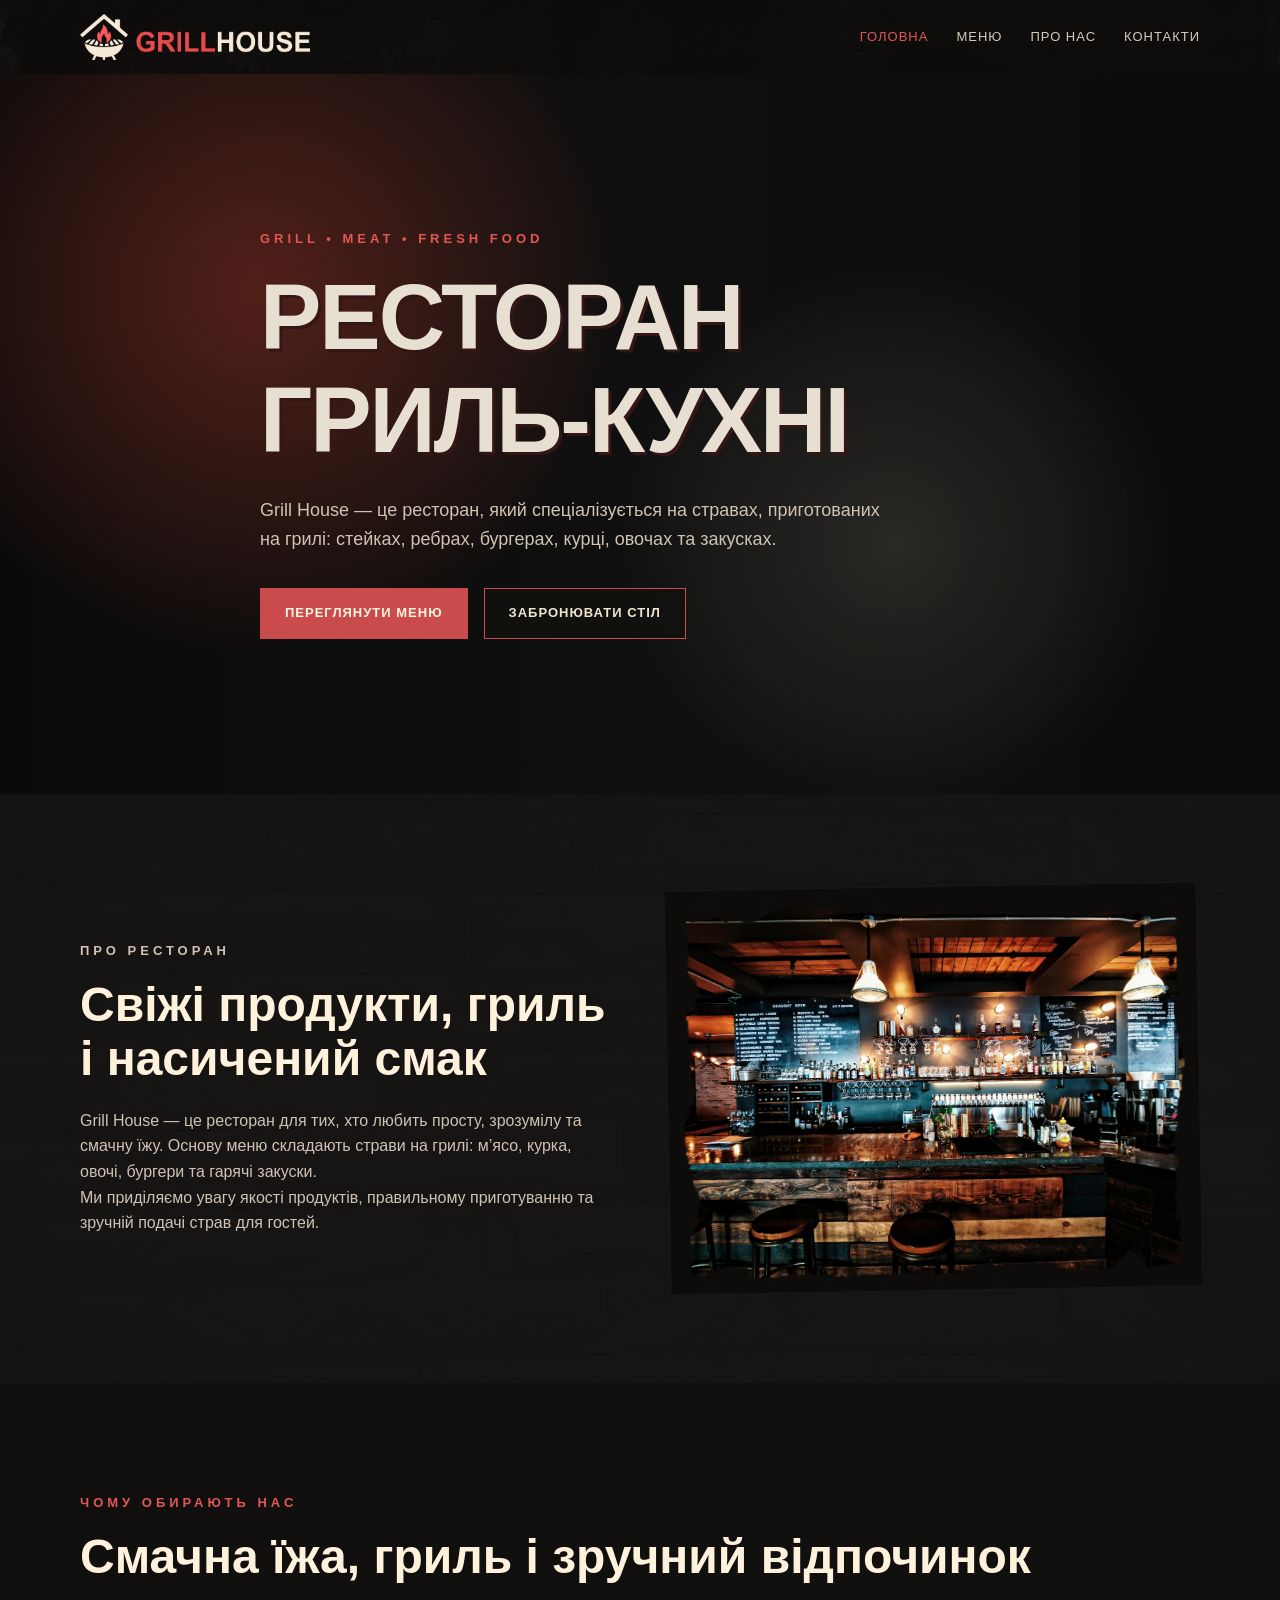
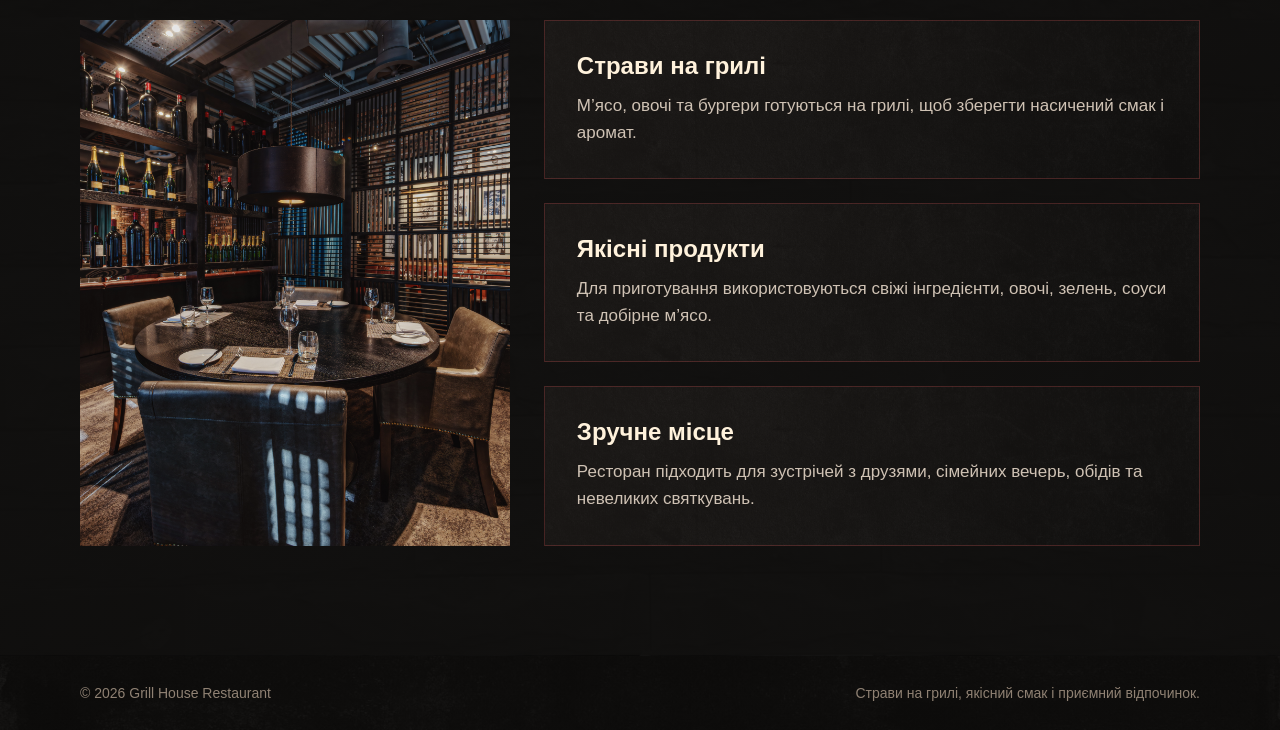
<file: index.html>
<!DOCTYPE html>
<html lang="uk">
<head>
    <meta charset="UTF-8">
    <meta name="viewport" content="width=device-width, initial-scale=1.0">
    <title>Grill House — ресторан у стилі гранж</title>
    <link rel="stylesheet" href="style.css">
</head>
<body>
    <header class="site-header">
        <div class="container header-inner">
            <a href="index.html" class="logo"><img src="img/logo.png" alt="Grill House"></a>
            <button class="menu-button" id="menuButton">☰</button>
            <nav class="nav" id="navMenu">
                <a href="index.html" class="active">Головна</a>
                <a href="menu.html">Меню</a>
                <a href="about.html">Про нас</a>
                <a href="contacts.html">Контакти</a>
            </nav>
        </div>
    </header>

    <main>
        <section class="hero">
            <div class="noise"></div>
            <div class="container hero-content">
                <p class="tagline">grill • meat • fresh food</p>
                <h1>Ресторан гриль-кухні</h1>
                <p class="hero-text">Grill House — це ресторан, який спеціалізується на стравах, приготованих на грилі: стейках, ребрах, бургерах, курці, овочах та закусках.</p>
                <div class="hero-actions">
                    <a href="menu.html" class="btn primary">Переглянути меню</a>
                    <a href="contacts.html" class="btn secondary">Забронювати стіл</a>
                </div>
            </div>
        </section>

        <section class="section about-section">
            <div class="container grid-two">
                <div>
                    <p class="section-label">Про ресторан</p>
                    <h2>Свіжі продукти, гриль і насичений смак</h2>
                    <p>Grill House — це ресторан для тих, хто любить просту, зрозумілу та смачну їжу. Основу меню складають страви на грилі: м’ясо, курка, овочі, бургери та гарячі закуски.</p>
                    <p>Ми приділяємо увагу якості продуктів, правильному приготуванню та зручній подачі страв для гостей.</p>
                </div>
                <div class="image-card">
                    <img src="img/фото1.png">
                </div>
            </div>
        </section>

        <section class="section features-section home-atmosphere-section">
            <div class="container">
                <p class="section-label">Чому обирають нас</p>
                <h2>Смачна їжа, гриль і зручний відпочинок</h2>

                <div class="home-atmosphere-layout">
                    <div class="home-atmosphere-photo">
                    <img src="img/index2.jpg" alt="Інтер’єр ресторану Grill House">
                    </div>

                    <div class="home-atmosphere-cards">
                        <article class="card atmosphere-card">
                            <h3>Страви на грилі</h3>
                            <p>М’ясо, овочі та бургери готуються на грилі, щоб зберегти насичений смак і аромат.</p>
                        </article>
                        <article class="card atmosphere-card">
                            <h3>Якісні продукти</h3>
                            <p>Для приготування використовуються свіжі інгредієнти, овочі, зелень, соуси та добірне м’ясо.</p>
                        </article>
                        <article class="card atmosphere-card">
                            <h3>Зручне місце</h3>
                            <p>Ресторан підходить для зустрічей з друзями, сімейних вечерь, обідів та невеликих святкувань.</p>
                        </article>
                    </div>
                </div>
            </div>
        </section>
    </main>

    <footer class="footer">
        <div class="container footer-inner">
            <p>© 2026 Grill House Restaurant</p>
            <p>Страви на грилі, якісний смак і приємний відпочинок.</p>
        </div>
    </footer>

    <script src="script.js"></script>
</body>
</html>
</file>
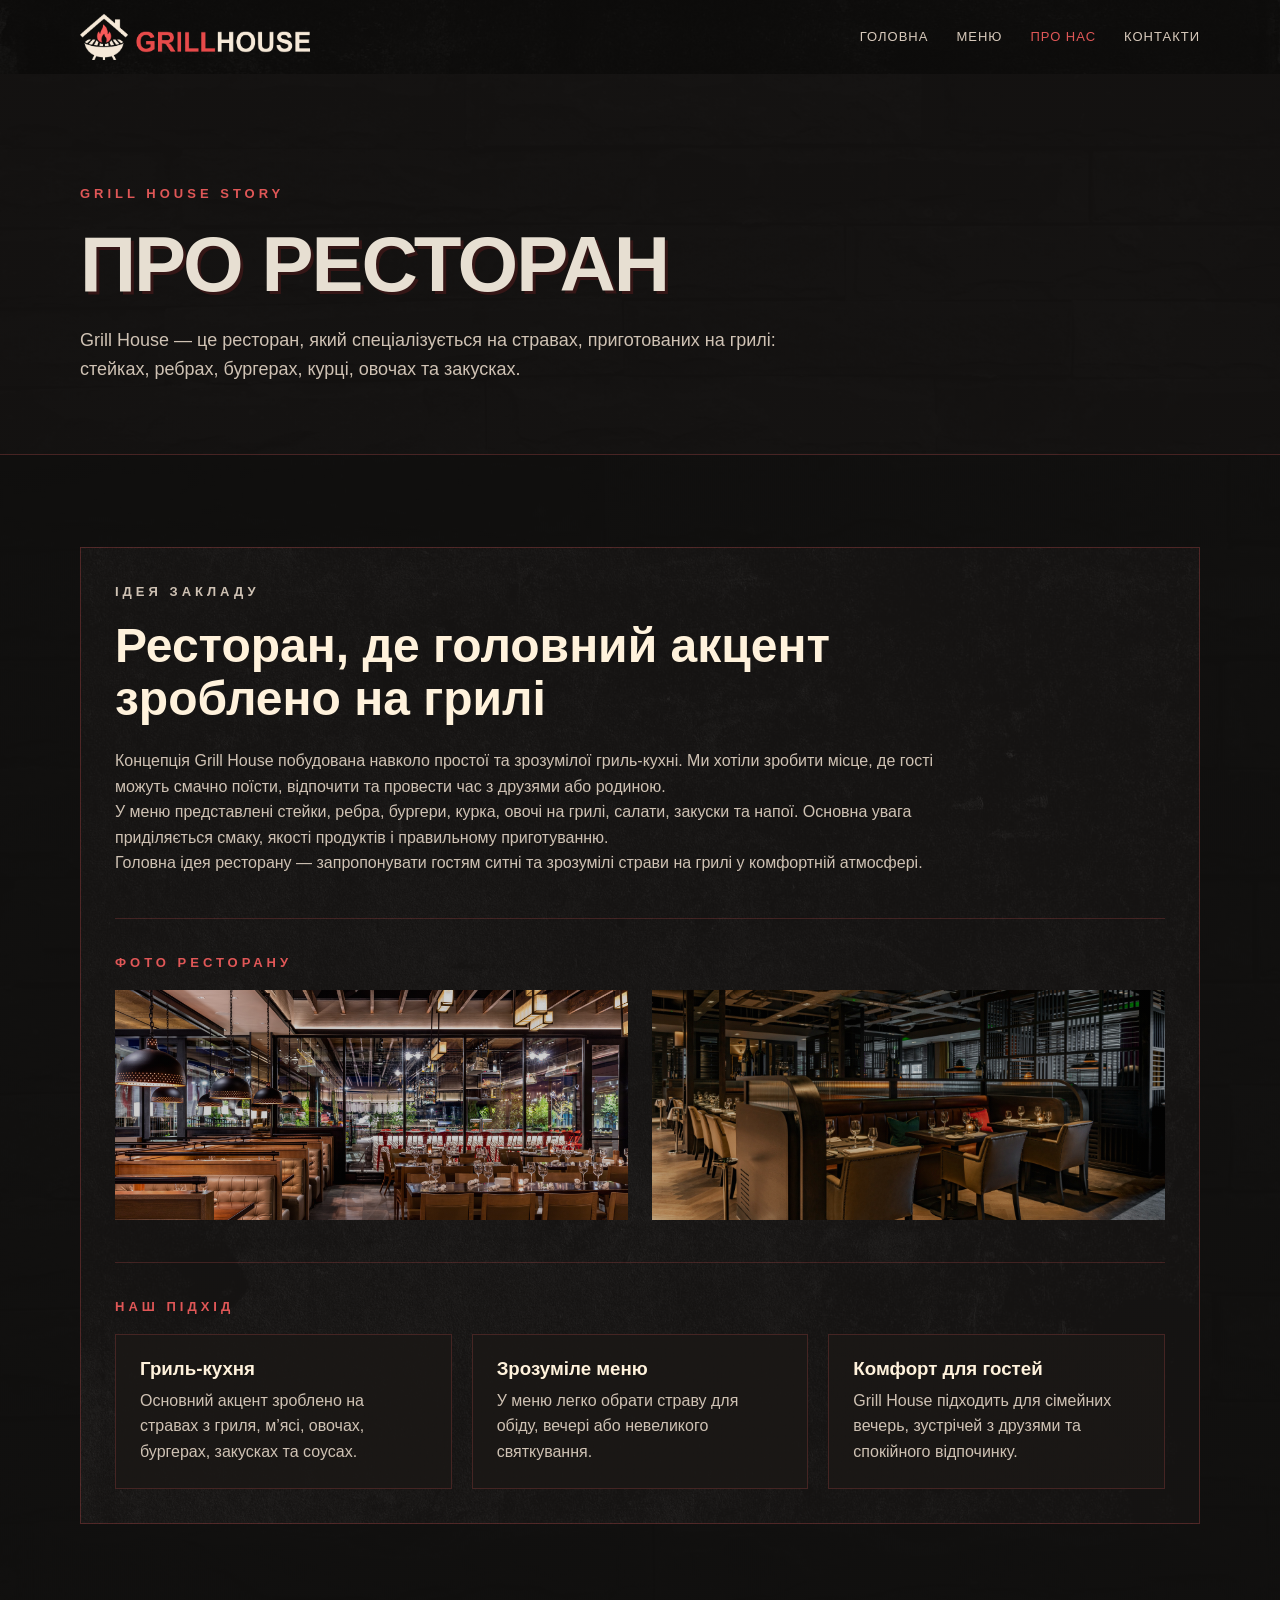
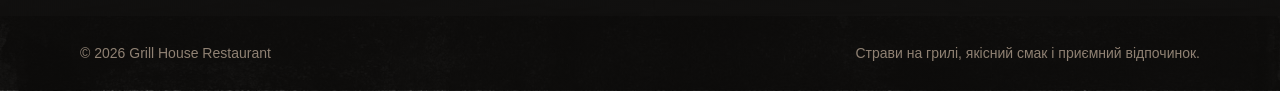
<file: about.html>
<!DOCTYPE html>
<html lang="uk">
<head>
    <meta charset="UTF-8">
    <meta name="viewport" content="width=device-width, initial-scale=1.0">
    <title>Про нас — Grill House</title>
    <link rel="stylesheet" href="style.css">
</head>
<body>
    <header class="site-header">
        <div class="container header-inner">
            <a href="index.html" class="logo"><img src="img/logo.png" alt="Grill House"></a>
            <button class="menu-button" id="menuButton">☰</button>
            <nav class="nav" id="navMenu">
                <a href="index.html">Головна</a>
                <a href="menu.html">Меню</a>
                <a href="about.html" class="active">Про нас</a>
                <a href="contacts.html">Контакти</a>
            </nav>
        </div>
    </header>

    <main>
        <section class="about-simple-hero">
            <div class="container">
                <p class="tagline">grill house story</p>
                <h1>Про ресторан</h1>
                <p class="about-lead">Grill House — це ресторан, який спеціалізується на стравах, приготованих на грилі: стейках, ребрах, бургерах, курці, овочах та закусках.</p>
            </div>
        </section>

        <section class="section about-one-section">
            <div class="container">
                <div class="about-one-box">
                    <div class="about-intro-text">
                        <p class="section-label">Ідея закладу</p>
                        <h2>Ресторан, де головний акцент зроблено на грилі</h2>
                        <p>Концепція Grill House побудована навколо простої та зрозумілої гриль-кухні. Ми хотіли зробити місце, де гості можуть смачно поїсти, відпочити та провести час з друзями або родиною.</p>
                        <p>У меню представлені стейки, ребра, бургери, курка, овочі на грилі, салати, закуски та напої. Основна увага приділяється смаку, якості продуктів і правильному приготуванню.</p>
                        <p>Головна ідея ресторану — запропонувати гостям ситні та зрозумілі страви на грилі у комфортній атмосфері.</p>
                    </div>

                    <div class="about-subblock">
                        <p class="section-label">Фото ресторану</p>
                        

                        <div class="photo-place-grid">
<div class="photo-placeholder photo-placeholder-one"></div>
<div class="photo-placeholder photo-placeholder-two"></div>
                        </div>
                    </div>

                    <div class="about-subblock">
                        <p class="section-label">Наш підхід</p>
                        <div class="simple-values">
                            <div>
                                <h3>Гриль-кухня</h3>
                                <p>Основний акцент зроблено на стравах з гриля, м’ясі, овочах, бургерах, закусках та соусах.</p>
                            </div>
                            <div>
                                <h3>Зрозуміле меню</h3>
                                <p>У меню легко обрати страву для обіду, вечері або невеликого святкування.</p>
                            </div>
                            <div>
                                <h3>Комфорт для гостей</h3>
                                <p>Grill House підходить для сімейних вечерь, зустрічей з друзями та спокійного відпочинку.</p>
                            </div>
                        </div>
                    </div>
                </div>
            </div>
        </section>
    </main>

    <footer class="footer">
        <div class="container footer-inner">
            <p>© 2026 Grill House Restaurant</p>
            <p>Страви на грилі, якісний смак і приємний відпочинок.</p>
        </div>
    </footer>

    <script src="script.js"></script>
</body>
</html>
</file>
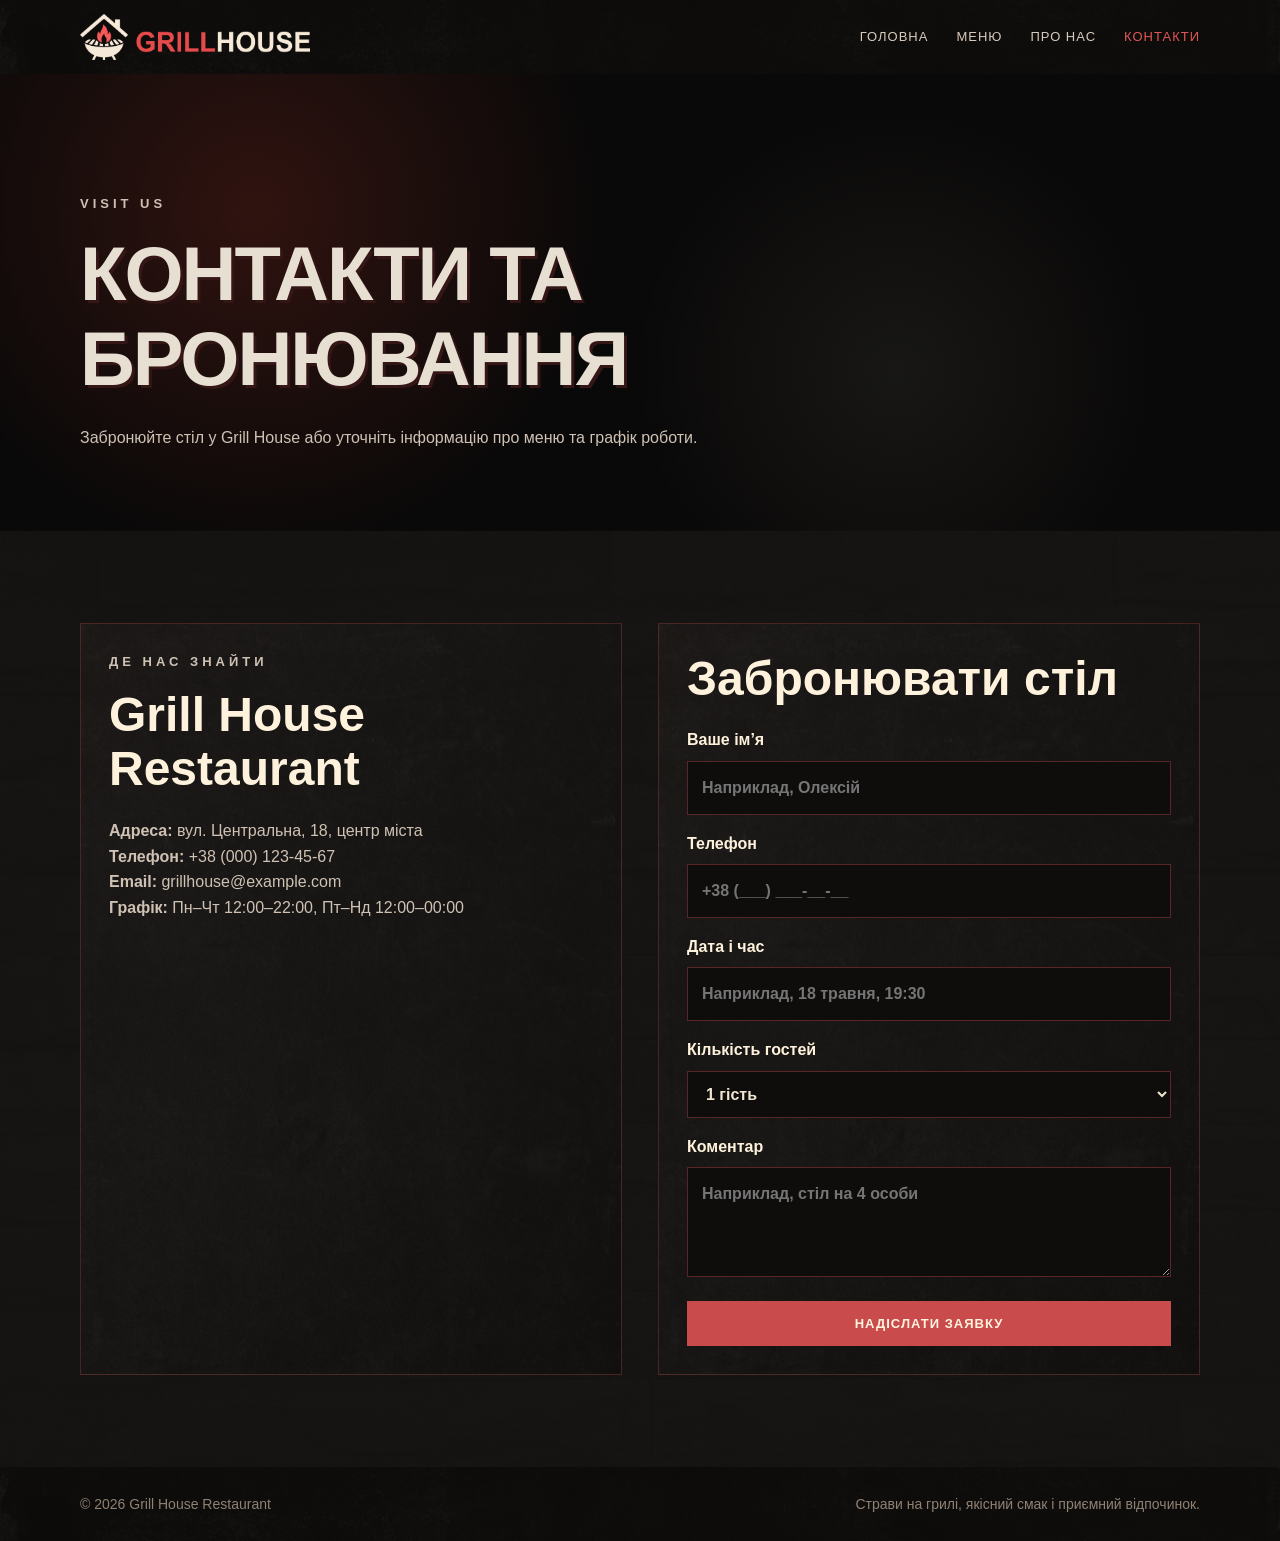
<file: contacts.html>
<!DOCTYPE html>
<html lang="uk">
<head>
    <meta charset="UTF-8">
    <meta name="viewport" content="width=device-width, initial-scale=1.0">
    <title>Контакти — Grill House</title>
    <link rel="stylesheet" href="style.css">
</head>
<body>
    <header class="site-header">
        <div class="container header-inner">
            <a href="index.html" class="logo"><img src="img/logo.png" alt="Grill House"></a>
            <button class="menu-button" id="menuButton">☰</button>
            <nav class="nav" id="navMenu">
                <a href="index.html">Головна</a>
                <a href="menu.html">Меню</a>
                <a href="about.html">Про нас</a>
                <a href="contacts.html" class="active">Контакти</a>
            </nav>
        </div>
    </header>

    <main>
        <section class="page-hero small-hero contacts-hero">
            <div class="container">
                <p class="tagline">visit us</p>
                <h1>Контакти та бронювання</h1>
                <p>Забронюйте стіл у Grill House або уточніть інформацію про меню та графік роботи.</p>
            </div>
        </section>

        <section class="section contacts-section">
            <div class="container contact-grid">
                <div class="contact-info">
                    <p class="section-label">Де нас знайти</p>
                    <h2>Grill House Restaurant</h2>
                    <p><strong>Адреса:</strong> вул. Центральна, 18, центр міста</p>
                    <p><strong>Телефон:</strong> +38 (000) 123-45-67</p>
                    <p><strong>Email:</strong> grillhouse@example.com</p>
                    <p><strong>Графік:</strong> Пн–Чт 12:00–22:00, Пт–Нд 12:00–00:00</p>
                </div>

                <form class="booking-form">
                    <h2>Забронювати стіл</h2>
                    <label>
                        Ваше ім’я
                        <input type="text" placeholder="Наприклад, Олексій">
                    </label>
                    <label>
                        Телефон
                        <input type="tel" placeholder="+38 (___) ___-__-__">
                    </label>
                    <label>
                        Дата і час
                        <input type="text" placeholder="Наприклад, 18 травня, 19:30">
                    </label>
                    <label>
                        Кількість гостей
                        <select>
                            <option>1 гість</option>
                            <option>2 гості</option>
                            <option>3–4 гості</option>
                            <option>5–6 гостей</option>
                            <option>Більше 6 гостей</option>
                        </select>
                    </label>
                    <label>
                        Коментар
                        <textarea placeholder="Наприклад, стіл на 4 особи"></textarea>
                    </label>
                    <button type="button" class="btn primary full">Надіслати заявку</button>
                    
                </form>
            </div>
        </section>
    </main>

    <footer class="footer">
        <div class="container footer-inner">
            <p>© 2026 Grill House Restaurant</p>
            <p>Страви на грилі, якісний смак і приємний відпочинок.</p>
        </div>
    </footer>

    <script src="script.js"></script>
</body>
</html>
</file>
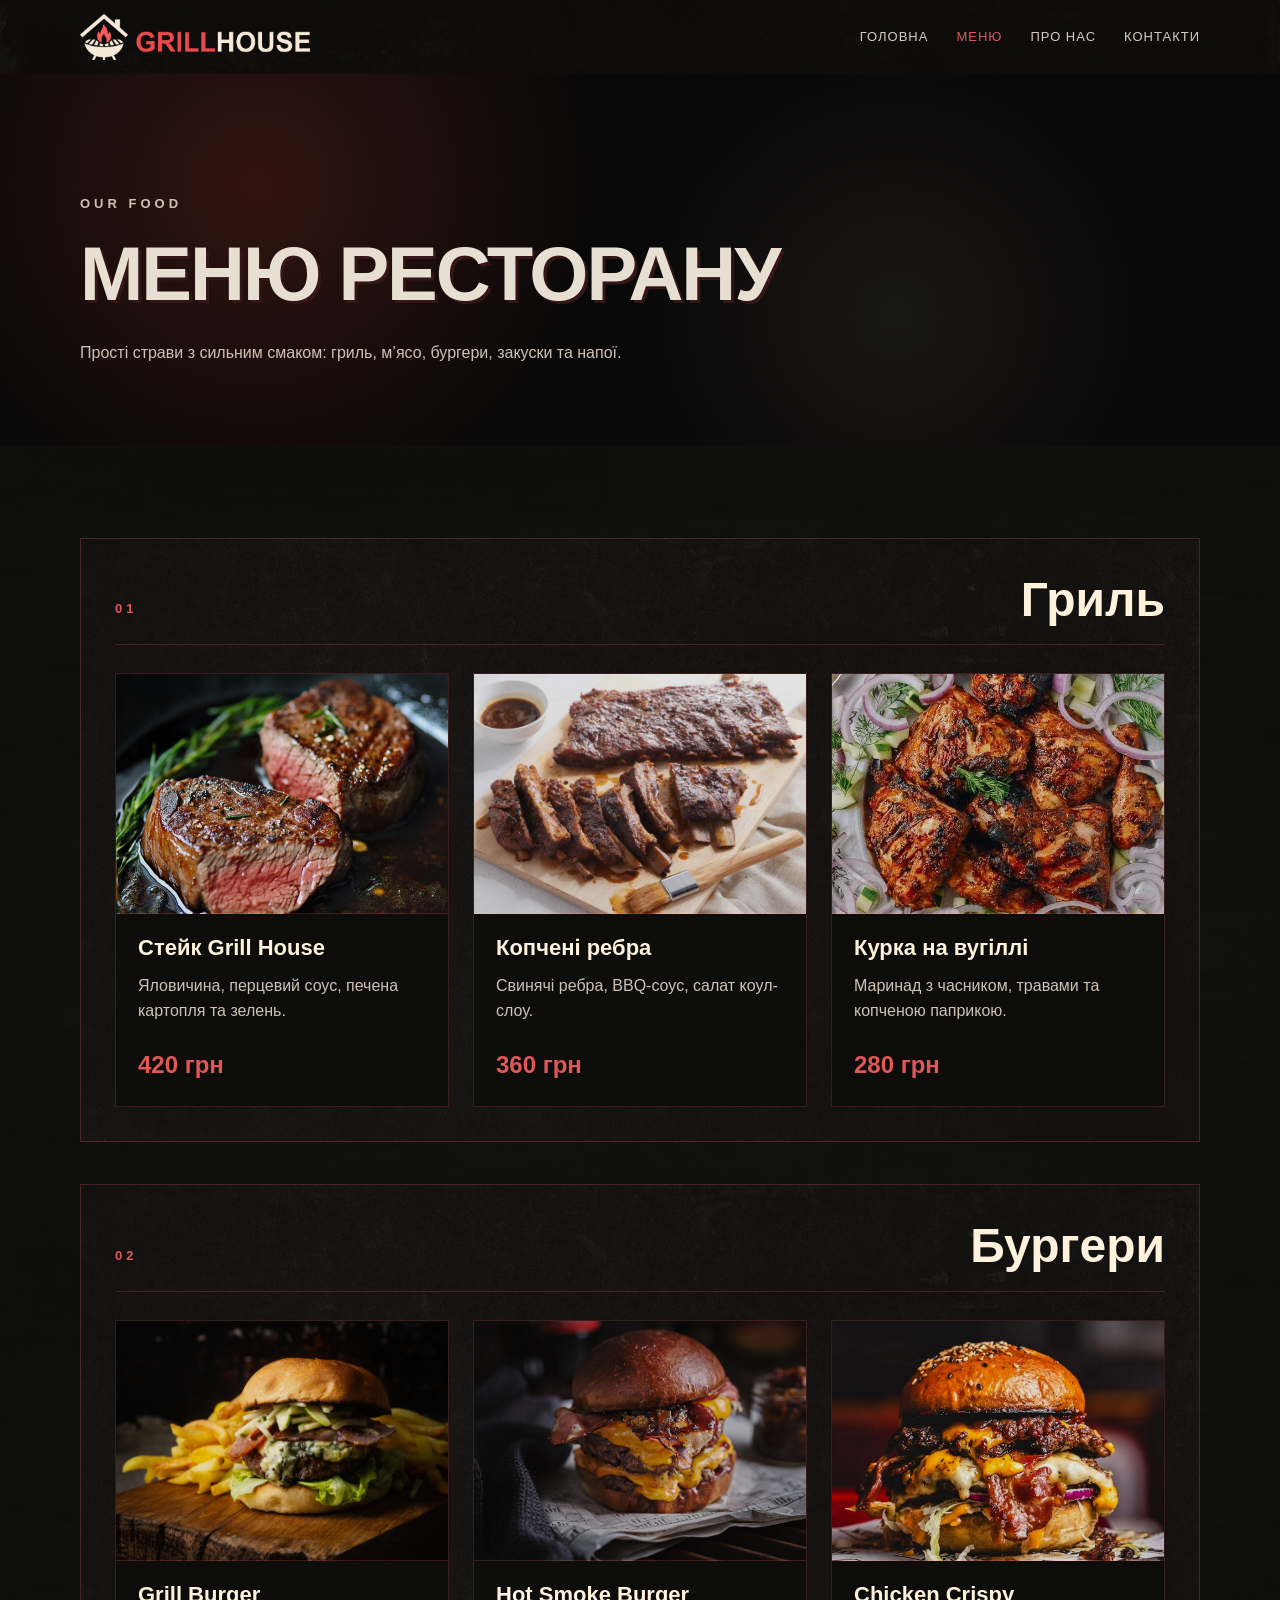
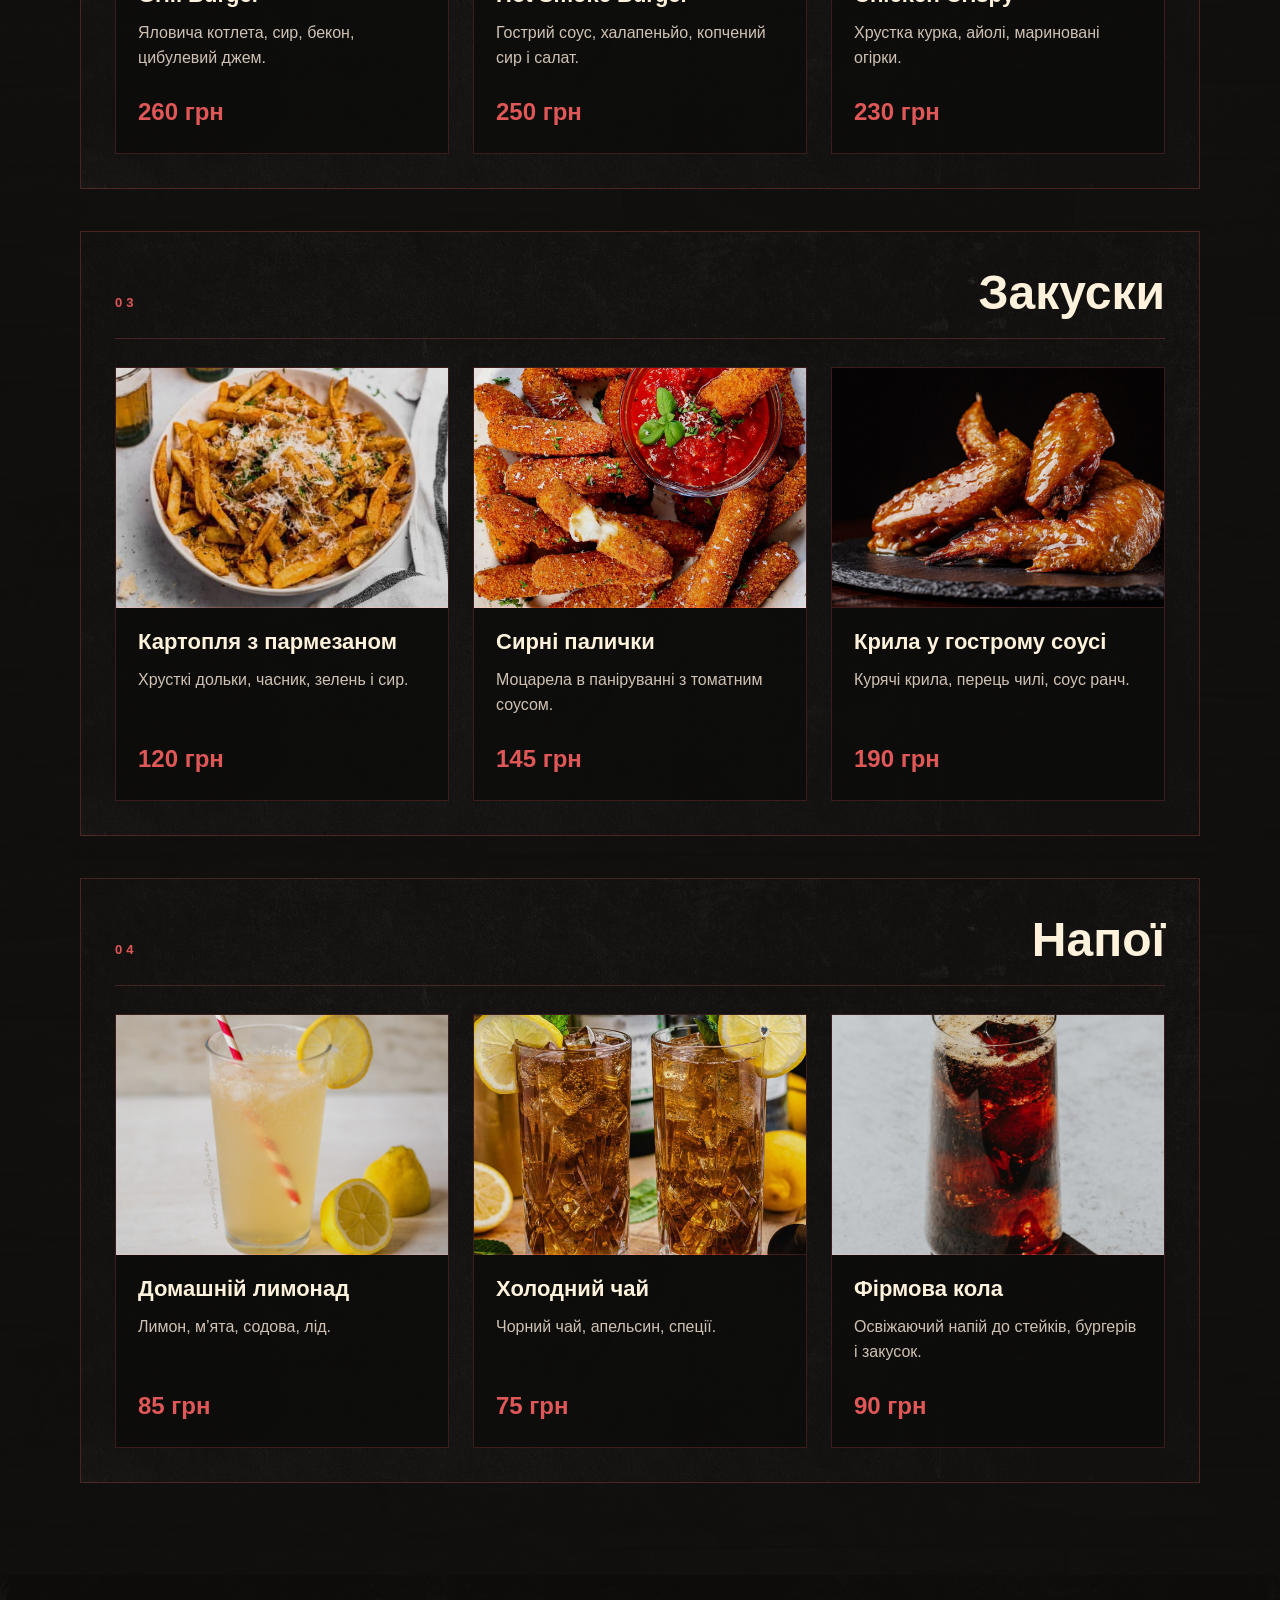
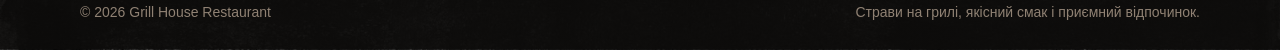
<file: menu.html>
<!DOCTYPE html>
<html lang="uk">
<head>
    <meta charset="UTF-8">
    <meta name="viewport" content="width=device-width, initial-scale=1.0">
    <title>Меню — Grill House</title>
    <link rel="stylesheet" href="style.css">
</head>
<body>
    <header class="site-header">
        <div class="container header-inner">
            <a href="index.html" class="logo"><img src="img/logo.png" alt="Grill House"></a>
            <button class="menu-button" id="menuButton">☰</button>
            <nav class="nav" id="navMenu">
                <a href="index.html">Головна</a>
                <a href="menu.html" class="active">Меню</a>
                <a href="about.html">Про нас</a>
                <a href="contacts.html">Контакти</a>
            </nav>
        </div>
    </header>

    <main>
        <section class="page-hero small-hero">
            <div class="container">
                <p class="tagline">our food</p>
                <h1>Меню ресторану</h1>
                <p>Прості страви з сильним смаком: гриль, м’ясо, бургери, закуски та напої.</p>
            </div>
        </section>

        <section class="section menu-section menu-page-new">
            <div class="container">
                <div class="menu-list">
                    <article class="menu-category-large">
                        <div class="menu-category-title">
                            <p class="section-label">01</p>
                            <h2>Гриль</h2>
                        </div>

                        <div class="menu-dishes-grid">
                            <div class="menu-dish-card">
<div class="menu-dish-photo photo-steak"></div>
                                <div class="menu-dish-text">
                                    <h3>Стейк Grill House</h3>
                                    <p>Яловичина, перцевий соус, печена картопля та зелень.</p>
                                    <span>420 грн</span>
                                </div>
                            </div>

                            <div class="menu-dish-card">
<div class="menu-dish-photo photo-ribs"></div>
                                <div class="menu-dish-text">
                                    <h3>Копчені ребра</h3>
                                    <p>Свинячі ребра, BBQ-соус, салат коул-слоу.</p>
                                    <span>360 грн</span>
                                </div>
                            </div>

                            <div class="menu-dish-card">
<div class="menu-dish-photo photo-chicken-grill"></div>
                                <div class="menu-dish-text">
                                    <h3>Курка на вугіллі</h3>
                                    <p>Маринад з часником, травами та копченою паприкою.</p>
                                    <span>280 грн</span>
                                </div>
                            </div>
                        </div>
                    </article>

                    <article class="menu-category-large">
                        <div class="menu-category-title">
                            <p class="section-label">02</p>
                            <h2>Бургери</h2>
                        </div>

                        <div class="menu-dishes-grid">
                            <div class="menu-dish-card">
<div class="menu-dish-photo photo-factory-burger"></div>
                                <div class="menu-dish-text">
                                    <h3>Grill Burger</h3>
                                    <p>Яловича котлета, сир, бекон, цибулевий джем.</p>
                                    <span>260 грн</span>
                                </div>
                            </div>

                            <div class="menu-dish-card">
<div class="menu-dish-photo photo-hot-burger"></div>
                                <div class="menu-dish-text">
                                    <h3>Hot Smoke Burger</h3>
                                    <p>Гострий соус, халапеньйо, копчений сир і салат.</p>
                                    <span>250 грн</span>
                                </div>
                            </div>

                            <div class="menu-dish-card">
<div class="menu-dish-photo photo-chicken-burger"></div>
                                <div class="menu-dish-text">
                                    <h3>Chicken Crispy</h3>
                                    <p>Хрустка курка, айолі, мариновані огірки.</p>
                                    <span>230 грн</span>
                                </div>
                            </div>
                        </div>
                    </article>

                    <article class="menu-category-large">
                        <div class="menu-category-title">
                            <p class="section-label">03</p>
                            <h2>Закуски</h2>
                        </div>

                        <div class="menu-dishes-grid">
                            <div class="menu-dish-card">
<div class="menu-dish-photo photo-potato"></div>
                                <div class="menu-dish-text">
                                    <h3>Картопля з пармезаном</h3>
                                    <p>Хрусткі дольки, часник, зелень і сир.</p>
                                    <span>120 грн</span>
                                </div>
                            </div>

                            <div class="menu-dish-card">
<div class="menu-dish-photo photo-cheese-sticks"></div>
                                <div class="menu-dish-text">
                                    <h3>Сирні палички</h3>
                                    <p>Моцарела в паніруванні з томатним соусом.</p>
                                    <span>145 грн</span>
                                </div>
                            </div>

                            <div class="menu-dish-card">
<div class="menu-dish-photo photo-wings"></div>
                                <div class="menu-dish-text">
                                    <h3>Крила у гострому соусі</h3>
                                    <p>Курячі крила, перець чилі, соус ранч.</p>
                                    <span>190 грн</span>
                                </div>
                            </div>
                        </div>
                    </article>

                    <article class="menu-category-large">
                        <div class="menu-category-title">
                            <p class="section-label">04</p>
                            <h2>Напої</h2>
                        </div>

                        <div class="menu-dishes-grid">
                            <div class="menu-dish-card">
<div class="menu-dish-photo photo-lemonade"></div>
                                <div class="menu-dish-text">
                                    <h3>Домашній лимонад</h3>
                                    <p>Лимон, м’ята, содова, лід.</p>
                                    <span>85 грн</span>
                                </div>
                            </div>

                            <div class="menu-dish-card">
<div class="menu-dish-photo photo-ice-tea"></div>
                                <div class="menu-dish-text">
                                    <h3>Холодний чай</h3>
                                    <p>Чорний чай, апельсин, спеції.</p>
                                    <span>75 грн</span>
                                </div>
                            </div>

                            <div class="menu-dish-card">
<div class="menu-dish-photo photo-cola"></div>
                                <div class="menu-dish-text">
                                    <h3>Фірмова кола</h3>
                                    <p>Освіжаючий напій до стейків, бургерів і закусок.</p>
                                    <span>90 грн</span>
                                </div>
                            </div>
                        </div>
                    </article>
                </div>
            </div>
        </section>
    </main>

    <footer class="footer">
        <div class="container footer-inner">
            <p>© 2026 Grill House Restaurant</p>
            <p>Страви на грилі, якісний смак і приємний відпочинок.</p>
        </div>
    </footer>

    <script src="script.js"></script>
</body>
</html>
</file>
<file: style.css>
* {
    box-sizing: border-box;
    margin: 0;
    padding: 0;
}

body {
    font-family: Arial, Helvetica, sans-serif;
    background: #11100f;
    color: #e7dfd2;
    line-height: 1.6;
}

.container {
    width: min(1120px, 92%);
    margin: 0 auto;
    position: relative;
    z-index: 2;
}

.site-header {
    position: sticky;
    top: 0;
    z-index: 10;
    background-image: linear-gradient(rgba(12, 11, 10, 0.94), rgba(12, 11, 10, 0.94)), url("img/Texturelabs_Grunge_301S.jpg");
    background-position: center;
    background-size: cover;
    backdrop-filter: blur(10px);
}

.header-inner {
    min-height: 74px;
    display: flex;
    align-items: center;
    justify-content: space-between;
}

.logo {
    display: flex;
    align-items: center;
    height: 54px;
    text-decoration: none;
}

.logo img {
    display: block;
    height: 48px;
    max-width: 230px;
    object-fit: contain;
}

.nav {
    display: flex;
    gap: 28px;
}

.nav a {
    color: #d8cabc;
    text-decoration: none;
    text-transform: uppercase;
    font-size: 13px;
    letter-spacing: 1px;
    transition: 0.2s;
}

.nav a:hover,
.nav a.active {
    color: #e05757;
}

.menu-button {
    display: none;
    background: none;
    color: #f1e5d0;
    border: 1px solid #5a2626;
    font-size: 24px;
    padding: 5px 12px;
    cursor: pointer;
}

.hero {
    min-height: 720px;
    display: flex;
    align-items: center;
    background-image: linear-gradient(90deg, rgba(10,10,10,0.92), rgba(15,15,15,0.67), rgba(10,10,10,0.88)), url("https://images.unsplash.com/photo-1552566626-52f8b828add9?auto=format&fit=crop&w=1600&q=80");
    background-position: center;
    background-size: cover;
    position: relative;
    overflow: hidden;
}

.noise,
.page-hero::after,
.hero::after {
    content: "";
    position: absolute;
    inset: 0;
    background: radial-gradient(circle at 20% 30%, rgba(220, 57, 37, 0.18), transparent 32%), radial-gradient(circle at 70% 65%, rgba(255, 244, 214, 0.06), transparent 28%);
    mix-blend-mode: screen;
    pointer-events: none;
}

.hero-content {
    max-width: 760px;
}

.tagline,
.section-label {
    color: #e05757;
    text-transform: uppercase;
    letter-spacing: 4px;
    font-size: 13px;
    font-weight: 800;
    margin-bottom: 16px;
}

h1,
h2,
h3 {
    line-height: 1.12;
}

h1 {
    font-size: clamp(44px, 8vw, 92px);
    max-width: 900px;
    text-transform: uppercase;
    letter-spacing: -2px;
    margin-bottom: 24px;
    text-shadow: 3px 3px 0 #351616;
}

h2 {
    font-size: clamp(30px, 4vw, 48px);
    margin-bottom: 22px;
    color: #fff2dc;
}

h3 {
    color: #fff2dc;
    margin-bottom: 8px;
}

.hero-text {
    max-width: 620px;
    color: #d0c2b2;
    font-size: 18px;
    margin-bottom: 34px;
}

.hero-actions {
    display: flex;
    gap: 16px;
    flex-wrap: wrap;
}

.btn {
    display: inline-block;
    border: 1px solid #c94b4b;
    padding: 14px 24px;
    text-decoration: none;
    text-transform: uppercase;
    letter-spacing: 1px;
    font-weight: 800;
    font-size: 13px;
    cursor: pointer;
    transition: 0.2s;
}

.btn.primary {
    background: #c94b4b;
    color: #fff4df;
}

.btn.primary:hover {
    background: #e05757;
    transform: translate(-2px, -2px);
}

.btn.secondary {
    color: #f1e5d0;
    background: rgba(17, 16, 15, 0.75);
}

.btn.secondary:hover {
    background: #241414;
}

.full {
    width: 100%;
}

.section {
    padding: 92px 0;
}

.grid-two {
    display: grid;
    grid-template-columns: 1fr 1fr;
    gap: 54px;
    align-items: center;
}

.about-section {
    background-image: linear-gradient(rgba(23,21,20,0.88), rgba(23,21,20,0.88)), url("img/bricks.jpg");
    background-position: center;
    background-size: cover;
}

.contacts-section {
    background-image: linear-gradient(rgba(23,21,20,0.88), rgba(23,21,20,0.88)), url("img/bricks.jpg");
    background-position: center;
    background-size: cover;
}

.image-card {
    border: 1px solid rgba(59, 59, 59, 0.28);
    background-image: linear-gradient(rgba(12,11,10,0.88), rgba(12,11,10,0.88));
    background-position: center;
    background-size: cover;
    padding: 14px;
    transform: rotate(-1deg);
}

.image-card img {
    width: 100%;
    display: block;
    filter: contrast(1.1) saturate(0.75);
}

.cards {
    display: grid;
    grid-template-columns: repeat(3, 1fr);
    gap: 24px;
    margin-top: 34px;
}

.card,
.booking-form,
.contact-info {
    background-image: linear-gradient(135deg, rgba(28,25,23,0.90), rgba(17,16,15,0.92)), url("img/Texturelabs_Grunge_239S.jpg");
    background-position: center;
    background-size: cover;
    border: 1px solid rgba(224, 87, 87, 0.25);
    padding: 28px;
}

.card p,
.contact-info p,
.booking-form p,
.about-section p,
.page-hero p {
    color: #cfc2b4;
}

.page-hero {
    position: relative;
    padding: 120px 0 80px;
    background-image: linear-gradient(rgba(9,8,8,0.88), rgba(9,8,8,0.92)), url("https://images.unsplash.com/photo-1514933651103-005eec06c04b?auto=format&fit=crop&w=1600&q=80");
    background-position: center;
    background-size: cover;
}

.small-hero h1 {
    font-size: clamp(42px, 7vw, 76px);
}

.contacts-hero {
    background-image: linear-gradient(rgba(9,8,8,0.88), rgba(9,8,8,0.92)), url("https://images.unsplash.com/photo-1517248135467-4c7edcad34c4?auto=format&fit=crop&w=1600&q=80");
    background-position: center;
    background-size: cover;
}

.features-section {
    background-image: linear-gradient(rgba(17,16,15,0.90), rgba(17,16,15,0.90)), url("img/bricks.jpg");
    background-position: center;
    background-size: cover;
}

.contact-grid {
    display: grid;
    grid-template-columns: 1fr 1fr;
    gap: 36px;
    align-items: start;
}

.contacts-section .contact-info {
    min-height: 100%;
}

.booking-form label {
    display: block;
    margin-bottom: 16px;
    color: #fff2dc;
    font-weight: 700;
}

input,
select,
textarea {
    width: 100%;
    margin-top: 8px;
    padding: 13px 14px;
    border: 1px solid rgba(224, 87, 87, 0.35);
    background: #0e0d0c;
    color: #f1e5d0;
    font: inherit;
}

textarea {
    min-height: 110px;
    resize: vertical;
}

.footer {
    background-image: linear-gradient(rgba(12,11,10,0.94), rgba(12,11,10,0.94)), url("img/Texturelabs_Grunge_301S.jpg");
    background-position: center;
    background-size: cover;
    padding: 26px 0;
}

.footer-inner {
    display: flex;
    justify-content: space-between;
    gap: 20px;
    color: #8f8173;
    font-size: 14px;
}

.about-simple-hero {
    padding: 110px 0 70px;
    background-image: linear-gradient(rgba(21,19,18,0.88), rgba(21,19,18,0.88)), url("img/bricks.jpg");
    background-position: center;
    background-size: cover;
    border-bottom: 1px solid rgba(224, 87, 87, 0.25);
}

.about-simple-hero h1 {
    font-size: clamp(42px, 7vw, 78px);
    margin-bottom: 18px;
}

.about-lead {
    max-width: 760px;
    color: #cfc2b4;
    font-size: 18px;
}

.about-one-section {
    background-image: linear-gradient(rgba(17,16,15,0.92), rgba(17,16,15,0.92)), url("img/bricks.jpg");
    background-position: center;
    background-size: cover;
}

.about-one-box {
    background-image: linear-gradient(rgba(23,21,20,0.90), rgba(23,21,20,0.90)), url("img/Texturelabs_Grunge_239S.jpg");
    background-position: center;
    background-size: cover;
    border: 1px solid rgba(224, 87, 87, 0.28);
    padding: 34px;
}

.about-intro-text {
    max-width: 820px;
}

.about-intro-text p,
.photo-note,
.simple-values p {
    color: #cfc2b4;
}

.about-subblock {
    margin-top: 42px;
    padding-top: 34px;
    border-top: 1px solid rgba(224, 87, 87, 0.22);
}

.photo-note {
    max-width: 760px;
    margin-bottom: 26px;
}

.photo-place-grid {
    display: grid;
    grid-template-columns: repeat(2, 1fr);
    gap: 24px;
}

.photo-placeholder {
    min-height: 230px;
    background-position: center;
    background-size: cover;
    background-repeat: no-repeat;
}

.photo-placeholder-one {
    background-image: linear-gradient(rgba(10, 9, 8, 0.18), rgba(10, 9, 8, 0.22)), url("img/images.jpg");
}

.photo-placeholder-two {
    background-image: linear-gradient(rgba(10, 9, 8, 0.18), rgba(10, 9, 8, 0.22)), url("img/caption.jpg");
}

.simple-values {
    display: grid;
    grid-template-columns: repeat(3, 1fr);
    gap: 20px;
}

.simple-values div {
    background-image: linear-gradient(rgba(26,23,21,0.90), rgba(26,23,21,0.90));
    background-position: center;
    background-size: cover;
    border: 1px solid rgba(224, 87, 87, 0.22);
    padding: 24px;
}

.menu-section {
    background-image: linear-gradient(rgba(17,16,15,0.90), rgba(17,16,15,0.90)), url("img/bricks.jpg");
    background-size: auto, 100% auto;
    background-repeat: repeat, repeat-y;
}

.menu-page-new .container {
    max-width: 1180px;
}

.menu-list {
    display: flex;
    flex-direction: column;
    gap: 42px;
}

.menu-category-large {
    background-image: linear-gradient(rgba(20, 18, 16, 0.88), rgba(20, 18, 16, 0.92)), url("img/Texturelabs_Grunge_239S.jpg");
    background-position: center;
    background-size: cover;
    border: 1px solid rgba(224, 87, 87, 0.26);
    padding: 34px;
}

.menu-category-title {
    display: flex;
    align-items: end;
    justify-content: space-between;
    gap: 20px;
    margin-bottom: 28px;
    border-bottom: 1px solid rgba(224, 87, 87, 0.25);
    padding-bottom: 18px;
}

.menu-category-title .section-label {
    margin-bottom: 6px;
    color: #e05757;
}

.menu-category-title h2 {
    margin-bottom: 0;
    color: #fff2dc;
}

.menu-dishes-grid {
    display: grid;
    grid-template-columns: repeat(3, 1fr);
    gap: 24px;
}

.menu-dish-card {
    background: rgba(12, 11, 10, 0.82);
    border: 1px solid rgba(224, 87, 87, 0.22);
    min-height: 430px;
    display: flex;
    flex-direction: column;
}

.menu-dish-photo {
    min-height: 240px;
    background-color: #0b0a09;
    background-position: center;
    background-size: cover;
    background-repeat: no-repeat;
    border-bottom: 1px solid rgba(224, 87, 87, 0.22);
    display: block;
    color: transparent;
    font-size: 0;
    line-height: 0;
    overflow: hidden;
}

.photo-steak {
    background-image: linear-gradient(rgba(10, 9, 8, 0.08), rgba(10, 9, 8, 0.12)), url("img/еда1.jpg");
}

.photo-ribs {
    background-image: linear-gradient(rgba(10, 9, 8, 0.08), rgba(10, 9, 8, 0.12)), url("img/еда2.jpg");
}

.photo-chicken-grill {
    background-image: linear-gradient(rgba(10, 9, 8, 0.08), rgba(10, 9, 8, 0.12)), url("img/еда3.jpg");
}

.photo-factory-burger {
    background-image: linear-gradient(rgba(10, 9, 8, 0.08), rgba(10, 9, 8, 0.12)), url("img/еда4.jpeg");
}

.photo-hot-burger {
    background-image: linear-gradient(rgba(10, 9, 8, 0.08), rgba(10, 9, 8, 0.12)), url("img/еда5.jpg");
}

.photo-chicken-burger {
    background-image: linear-gradient(rgba(10, 9, 8, 0.08), rgba(10, 9, 8, 0.12)), url("img/еда6.jpeg");
}

.photo-potato {
    background-image: linear-gradient(rgba(10, 9, 8, 0.08), rgba(10, 9, 8, 0.12)), url("img/еда7.jpg");
}

.photo-cheese-sticks {
    background-image: linear-gradient(rgba(10, 9, 8, 0.08), rgba(10, 9, 8, 0.12)), url("img/еда8.jpg");
}

.photo-wings {
    background-image: linear-gradient(rgba(10, 9, 8, 0.08), rgba(10, 9, 8, 0.12)), url("img/еда9.jpg");
}

.photo-lemonade {
    background-image: linear-gradient(rgba(10, 9, 8, 0.08), rgba(10, 9, 8, 0.12)), url("img/еда10.jpg");
}

.photo-ice-tea {
    background-image: linear-gradient(rgba(10, 9, 8, 0.08), rgba(10, 9, 8, 0.12)), url("img/еда11.jpg");
}

.photo-cola {
    background-image: linear-gradient(rgba(10, 9, 8, 0.08), rgba(10, 9, 8, 0.12)), url("img/еда12.jpg");
}

.menu-dish-text {
    padding: 22px;
    display: flex;
    flex-direction: column;
    flex: 1;
}

.menu-dish-text h3 {
    font-size: 22px;
    margin-bottom: 12px;
}

.menu-dish-text p {
    color: #cfc2b4;
    margin-bottom: 22px;
}

.menu-dish-text span {
    margin-top: auto;
    color: #e05757;
    font-size: 24px;
    font-weight: 900;
}

.home-atmosphere-section {
    padding: 110px 0;
}

.home-atmosphere-layout {
    display: grid;
    grid-template-columns: 0.95fr 1.45fr;
    gap: 34px;
    align-items: stretch;
    margin-top: 36px;
}

.home-atmosphere-photo {
    min-height: 520px;
    background: rgba(10, 9, 8, 0.35);
    overflow: hidden;
    border: none;
    outline: none;
    box-shadow: none;
}

.home-atmosphere-photo img {
    width: 100%;
    height: 100%;
    display: block;
    object-fit: cover;
    border: none;
    outline: none;
    box-shadow: none;
    filter: contrast(1.06) saturate(0.85) brightness(0.9);
}

.home-atmosphere-cards {
    display: grid;
    grid-template-rows: repeat(3, 1fr);
    gap: 24px;
}

.atmosphere-card {
    min-height: 150px;
    display: flex;
    flex-direction: column;
    justify-content: center;
    padding: 32px;
    box-shadow: none;
}

.atmosphere-card h3 {
    font-size: 24px;
    margin-bottom: 12px;
}

.atmosphere-card p {
    font-size: 17px;
    max-width: 620px;
}

@media (max-width: 960px) {
    .menu-dishes-grid {
        grid-template-columns: repeat(2, 1fr);
    }
}

@media (max-width: 900px) {
    .home-atmosphere-layout {
        grid-template-columns: 1fr;
    }

    .home-atmosphere-photo {
        min-height: 340px;
    }

    .home-atmosphere-cards {
        grid-template-rows: auto;
    }
}

@media (max-width: 820px) {
    .menu-button {
        display: block;
    }

    .nav {
        position: absolute;
        top: 74px;
        left: 4%;
        right: 4%;
        display: none;
        flex-direction: column;
        gap: 0;
        background: #0c0b0a;
        border: 1px solid rgba(224, 87, 87, 0.35);
    }

    .nav.open {
        display: flex;
    }

    .nav a {
        padding: 16px;
        border-bottom: 1px solid rgba(224, 87, 87, 0.18);
    }

    .hero {
        min-height: 650px;
    }

    .grid-two,
    .cards,
    .contact-grid,
    .photo-place-grid,
    .simple-values {
        grid-template-columns: 1fr;
    }

    .about-one-box,
    .menu-category-large {
        padding: 22px;
    }

    .footer-inner {
        flex-direction: column;
    }
}

@media (max-width: 620px) {
    .menu-category-title {
        display: block;
    }

    .menu-dishes-grid {
        grid-template-columns: 1fr;
    }
}

@media (max-width: 520px) {
    .logo img {
        height: 40px;
        max-width: 170px;
    }

    .section {
        padding: 64px 0;
    }

    .hero-actions {
        flex-direction: column;
    }

    .btn {
        text-align: center;
    }
}
</file>
